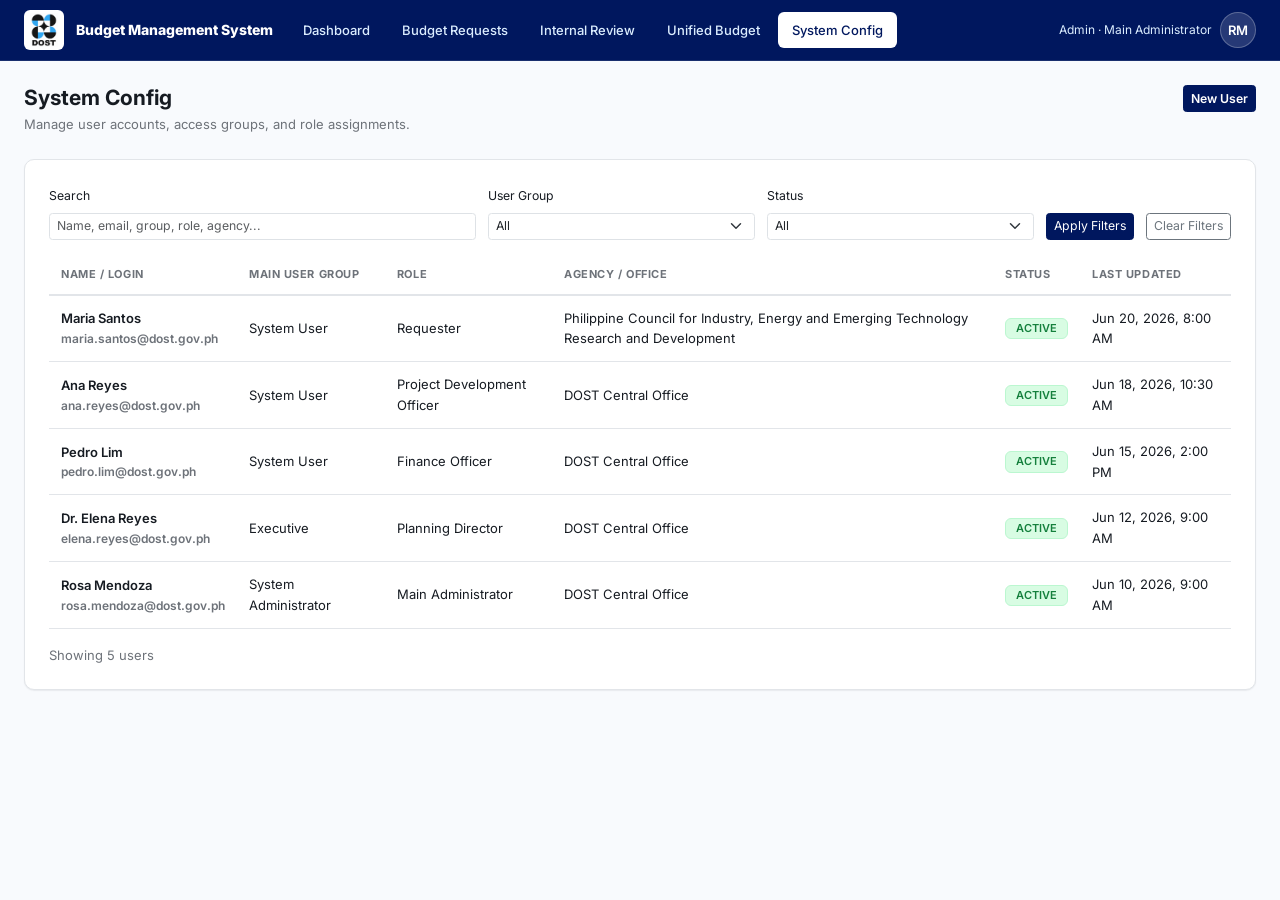
<file: system_config.html>
<!DOCTYPE html>
<html lang="en">
<head>
	<meta charset="UTF-8">
	<meta name="viewport" content="width=device-width, initial-scale=1.0">
	<title>System Config</title>
	<link rel="preconnect" href="https://fonts.googleapis.com">
	<link rel="preconnect" href="https://fonts.gstatic.com" crossorigin>
	<link href="https://fonts.googleapis.com/css2?family=Inter:wght@400;500;600;700;800&display=swap" rel="stylesheet">
	<link href="https://cdn.jsdelivr.net/npm/bootstrap@5.3.3/dist/css/bootstrap.min.css" rel="stylesheet">
	<link href="css/tokens.css" rel="stylesheet">
	<link href="css/shell.css" rel="stylesheet">
	<link href="css/prototype_list.css" rel="stylesheet">
	<link href="prototype_ui.css" rel="stylesheet">
	<style>
		.sc-user-email { display: block; font-size: 12px; color: var(--color-text-muted); }
		.sc-form-hint { font-size: 12px; color: var(--color-text-muted); }
		.sc-form-error { font-size: 12px; color: #b91c1c; margin-top: 4px; }
	</style>
</head>
<body>
	<div class="app-shell">
		<header class="app-header" aria-label="Application header">
			<div class="app-header__inner">
				<a href="budget_request_detail.html" class="app-header__brand">
					<img class="app-header__brand-mark" src="images/dost_logo.png" alt="DOST logo">
					<span>Budget Management System</span>
				</a>
				<nav class="app-header__nav" aria-label="Main navigation">
					<a class="app-header__link" href="dashboard.html">Dashboard</a>
					<a class="app-header__link" href="budget_request_detail.html">Budget Requests</a>
					<a class="app-header__link" href="internal_review.html">Internal Review</a>
					<a class="app-header__link" href="unified_budget_list.html">Unified Budget</a>
					<a class="app-header__link app-header__link--active" href="system_config.html">System Config</a>
				</nav>
				<div class="app-header__actions">
					<span class="app-header__user d-none d-md-inline">Admin · Main Administrator</span>
					<div class="app-header__avatar" aria-hidden="true">RM</div>
				</div>
			</div>
		</header>

		<main class="app-main" id="sc-app-root" aria-live="polite"></main>
	</div>

	<div class="modal fade" id="user-form-modal" tabindex="-1" aria-labelledby="user-form-modal-label" aria-hidden="true">
		<div class="modal-dialog modal-lg">
			<div class="modal-content">
				<div class="modal-header">
					<h5 class="modal-title" id="user-form-modal-label">New User</h5>
					<button type="button" class="btn-close" data-bs-dismiss="modal" aria-label="Close"></button>
				</div>
				<div class="modal-body" id="user-form-modal-body"></div>
				<div class="modal-footer">
					<button type="button" class="btn btn-outline-secondary" data-bs-dismiss="modal">Cancel</button>
					<button type="button" class="btn btn-primary" id="btn-save-user">Create User</button>
				</div>
			</div>
		</div>
	</div>

	<script src="https://cdn.jsdelivr.net/npm/bootstrap@5.3.3/dist/js/bootstrap.bundle.min.js"></script>
	<script src="prototype_ui.js"></script>
	<script src="js/data/users_data.js"></script>
	<script>
		/**
		*System Name: Budget Management System
		*Module Name: system_config
		*
		*Purpose of this file:
		*Prototype for system configuration — user account management.
		*
		*Author: none
		*
		*Copyright (C) 2026
		*by the Department of Science and Technology - Central Office
		*
		*All rights reserved.
		*/


		var state = {
			filters: { search: '', userGroup: '', status: '' },
			appliedFilters: { search: '', userGroup: '', status: '' },
			form: {
				fullName: '',
				loginId: '',
				mainUserGroup: '',
				role: '',
				agencyOffice: ''
			},
			formErrors: {}
		};

		var elAppRoot = document.getElementById('sc-app-root');
		var userFormModal = null;

		var escapeHtml = PrototypeUi.escapeHtml;

		function formatTimestamp(strIso)
		{
			return PrototypeUi.formatTimestamp(strIso, '—');
		}

		function getUserGroupLabel(strGroupId)
		{
			var objGroup = USER_GROUPS.find(function(g) { return g.id === strGroupId; });
			return objGroup ? objGroup.label : strGroupId;
		}

		function getRoleLabel(strRoleId)
		{
			var objRole = USER_ROLES.find(function(r) { return r.id === strRoleId; });
			return objRole ? objRole.label : strRoleId;
		}

		function getRolesForGroup(strGroupId)
		{
			return USER_ROLES.filter(function(objRole)
			{
				return objRole.groupId === strGroupId;
			});
		}

		function roleRequiresAgency(strRoleId)
		{
			var objRole = USER_ROLES.find(function(r) { return r.id === strRoleId; });
			return objRole ? objRole.requiresAgency === true : false;
		}

		function isValidLoginId(strLoginId)
		{
			var strTrimmed = String(strLoginId || '').trim();
			if (strTrimmed.length < 3 || strTrimmed.length > MAX_LOGIN_LENGTH)
			{
				return false;
			}
			return /^[A-Za-z0-9._@+-]+$/.test(strTrimmed);
		}

		function isValidFullName(strName)
		{
			var strTrimmed = String(strName || '').trim();
			if (strTrimmed.length < 2 || strTrimmed.length > MAX_NAME_LENGTH)
			{
				return false;
			}
			return /^[A-Za-z0-9 .,'-]+$/.test(strTrimmed);
		}

		function filterUsers()
		{
			var f = state.appliedFilters;
			var strSearch = String(f.search || '').trim().toLowerCase();
			return USERS_LIST.filter(function(objUser)
			{
				var blnSearch = !strSearch
					|| objUser.fullName.toLowerCase().indexOf(strSearch) >= 0
					|| objUser.loginId.toLowerCase().indexOf(strSearch) >= 0
					|| getUserGroupLabel(objUser.mainUserGroup).toLowerCase().indexOf(strSearch) >= 0
					|| getRoleLabel(objUser.role).toLowerCase().indexOf(strSearch) >= 0
					|| String(objUser.agencyOffice || '').toLowerCase().indexOf(strSearch) >= 0;
				var blnGroup = !f.userGroup || objUser.mainUserGroup === f.userGroup;
				var blnStatus = !f.status || objUser.status === f.status;
				return blnSearch && blnGroup && blnStatus;
			});
		}

		function renderUserForm()
		{
			var arrRoles = state.form.mainUserGroup ? getRolesForGroup(state.form.mainUserGroup) : [];
			var blnShowAgency = roleRequiresAgency(state.form.role);
			var strGroupOptions = '<option value="">Select user group</option>' + USER_GROUPS.map(function(objGroup)
			{
				var strSel = state.form.mainUserGroup === objGroup.id ? ' selected' : '';
				return '<option value="' + escapeHtml(objGroup.id) + '"' + strSel + '>' + escapeHtml(objGroup.label) + '</option>';
			}).join('');
			var strRoleOptions = '<option value="">Select role</option>' + arrRoles.map(function(objRole)
			{
				var strSel = state.form.role === objRole.id ? ' selected' : '';
				return '<option value="' + escapeHtml(objRole.id) + '"' + strSel + '>' + escapeHtml(objRole.label) + '</option>';
			}).join('');
			var strAgencyOptions = '<option value="">Select agency or office</option>' + AGENCY_OPTIONS.map(function(strAgency)
			{
				var strSel = state.form.agencyOffice === strAgency ? ' selected' : '';
				return '<option value="' + escapeHtml(strAgency) + '"' + strSel + '>' + escapeHtml(strAgency) + '</option>';
			}).join('');

			function renderFieldError(strKey)
			{
				if (!state.formErrors[strKey]) return '';
				return '<div class="sc-form-error">' + escapeHtml(state.formErrors[strKey]) + '</div>';
			}

			return '<p class="sc-form-hint mb-4">Required account information includes name, email/username, main user group, role, and associated agency or office where applicable.</p>' +
				'<div class="row g-3">' +
					'<div class="col-md-6">' +
						'<label class="form-label fw-semibold" for="user-full-name">Full Name <span class="text-danger">*</span></label>' +
						'<input type="text" class="form-control' + (state.formErrors.fullName ? ' is-invalid' : '') + '" id="user-full-name" maxlength="' + MAX_NAME_LENGTH + '" value="' + escapeHtml(state.form.fullName) + '">' +
						renderFieldError('fullName') +
					'</div>' +
					'<div class="col-md-6">' +
						'<label class="form-label fw-semibold" for="user-login-id">Email / Username <span class="text-danger">*</span></label>' +
						'<input type="text" class="form-control' + (state.formErrors.loginId ? ' is-invalid' : '') + '" id="user-login-id" maxlength="' + MAX_LOGIN_LENGTH + '" value="' + escapeHtml(state.form.loginId) + '" autocomplete="username">' +
						renderFieldError('loginId') +
					'</div>' +
					'<div class="col-md-6">' +
						'<label class="form-label fw-semibold" for="user-main-group">Main User Group <span class="text-danger">*</span></label>' +
						'<select class="form-select' + (state.formErrors.mainUserGroup ? ' is-invalid' : '') + '" id="user-main-group">' + strGroupOptions + '</select>' +
						renderFieldError('mainUserGroup') +
					'</div>' +
					'<div class="col-md-6">' +
						'<label class="form-label fw-semibold" for="user-role">Role <span class="text-danger">*</span></label>' +
						'<select class="form-select' + (state.formErrors.role ? ' is-invalid' : '') + '" id="user-role"' + (state.form.mainUserGroup ? '' : ' disabled') + '>' + strRoleOptions + '</select>' +
						renderFieldError('role') +
					'</div>' +
					(blnShowAgency ?
						'<div class="col-12">' +
							'<label class="form-label fw-semibold" for="user-agency-office">Associated Agency / Office <span class="text-danger">*</span></label>' +
							'<select class="form-select' + (state.formErrors.agencyOffice ? ' is-invalid' : '') + '" id="user-agency-office">' + strAgencyOptions + '</select>' +
							'<div class="sc-form-hint mt-1">Required for requester accounts.</div>' +
							renderFieldError('agencyOffice') +
						'</div>' : '') +
				'</div>';
		}

		function renderListPage()
		{
			var arrUsers = filterUsers();
			var strRows = arrUsers.map(function(objUser)
			{
				var strAgency = objUser.agencyOffice ? escapeHtml(objUser.agencyOffice) : '—';
				var strStatusClass = objUser.status === 'Active' ? 'status-badge--active' : 'status-badge--inactive';
				return '<tr>' +
					'<td class="fw-semibold">' + escapeHtml(objUser.fullName) + '<span class="sc-user-email">' + escapeHtml(objUser.loginId) + '</span></td>' +
					'<td>' + escapeHtml(getUserGroupLabel(objUser.mainUserGroup)) + '</td>' +
					'<td>' + escapeHtml(getRoleLabel(objUser.role)) + '</td>' +
					'<td>' + strAgency + '</td>' +
					'<td><span class="status-badge ' + strStatusClass + '">' + escapeHtml(objUser.status) + '</span></td>' +
					'<td>' + escapeHtml(formatTimestamp(objUser.lastUpdated)) + '</td>' +
				'</tr>';
			}).join('');

			if (!strRows)
			{
				strRows = '<tr><td colspan="6" class="text-center text-muted py-4">No users match the current filters.</td></tr>';
			}

			var strGroupFilter = '<option value="">All</option>' + USER_GROUPS.map(function(objGroup)
			{
				var strSel = state.filters.userGroup === objGroup.id ? ' selected' : '';
				return '<option value="' + escapeHtml(objGroup.id) + '"' + strSel + '>' + escapeHtml(objGroup.label) + '</option>';
			}).join('');

			elAppRoot.innerHTML =
				'<div class="br-list-page">' +
					'<header class="br-list-page__header">' +
						'<div>' +
							'<h1>System Config</h1>' +
							'<p>Manage user accounts, access groups, and role assignments.</p>' +
						'</div>' +
						'<button type="button" class="btn btn-primary btn-sm fw-semibold" id="btn-new-user">New User</button>' +
					'</header>' +
					'<div class="br-card">' +
						'<div class="br-filters br-filters--config">' +
							'<div><label class="form-label small" for="filter-search">Search</label><input type="search" class="form-control form-control-sm" id="filter-search" placeholder="Name, email, group, role, agency..." value="' + escapeHtml(state.filters.search) + '"></div>' +
							'<div><label class="form-label small" for="filter-group">User Group</label><select class="form-select form-select-sm" id="filter-group">' + strGroupFilter + '</select></div>' +
							'<div><label class="form-label small" for="filter-status">Status</label><select class="form-select form-select-sm" id="filter-status">' +
								'<option value="">All</option>' +
								'<option value="Active"' + (state.filters.status === 'Active' ? ' selected' : '') + '>Active</option>' +
								'<option value="Inactive"' + (state.filters.status === 'Inactive' ? ' selected' : '') + '>Inactive</option>' +
							'</select></div>' +
							'<div class="br-filter-actions">' +
								'<button type="button" class="btn btn-primary btn-sm" id="btn-apply-filters">Apply Filters</button>' +
								'<button type="button" class="btn btn-outline-secondary btn-sm" id="btn-clear-filters">Clear Filters</button>' +
							'</div>' +
						'</div>' +
						'<div class="br-table-wrap">' +
							'<table class="br-table">' +
								'<thead><tr>' +
									'<th>Name / Login</th>' +
									'<th>Main User Group</th>' +
									'<th>Role</th>' +
									'<th>Agency / Office</th>' +
									'<th>Status</th>' +
									'<th>Last Updated</th>' +
								'</tr></thead>' +
								'<tbody>' + strRows + '</tbody>' +
							'</table>' +
						'</div>' +
						'<div class="list-pagination">' +
							'<span>Showing ' + arrUsers.length + ' user' + (arrUsers.length === 1 ? '' : 's') + '</span>' +
						'</div>' +
					'</div>' +
				'</div>';
		}

		function resetUserForm()
		{
			state.form = {
				fullName: '',
				loginId: '',
				mainUserGroup: '',
				role: '',
				agencyOffice: ''
			};
			state.formErrors = {};
		}

		function openNewUserModal()
		{
			resetUserForm();
			document.getElementById('user-form-modal-label').textContent = 'New User';
			document.getElementById('user-form-modal-body').innerHTML = renderUserForm();
			bindUserFormEvents();
			userFormModal.show();
		}

		function syncUserFormFromDom()
		{
			var elName = document.getElementById('user-full-name');
			var elLogin = document.getElementById('user-login-id');
			var elGroup = document.getElementById('user-main-group');
			var elRole = document.getElementById('user-role');
			var elAgency = document.getElementById('user-agency-office');
			if (elName) state.form.fullName = elName.value;
			if (elLogin) state.form.loginId = elLogin.value;
			if (elGroup) state.form.mainUserGroup = elGroup.value;
			if (elRole) state.form.role = elRole.value;
			if (elAgency) state.form.agencyOffice = elAgency.value;
		}

		function validateUserForm()
		{
			syncUserFormFromDom();
			state.formErrors = {};
			var blnValid = true;

			if (!isValidFullName(state.form.fullName))
			{
				state.formErrors.fullName = 'Enter a valid full name (2–120 characters).';
				blnValid = false;
			}

			if (!isValidLoginId(state.form.loginId))
			{
				state.formErrors.loginId = 'Enter a valid email or username.';
				blnValid = false;
			}
			else if (USERS_LIST.some(function(u) { return u.loginId.toLowerCase() === state.form.loginId.trim().toLowerCase(); }))
			{
				state.formErrors.loginId = 'This email or username is already in use.';
				blnValid = false;
			}

			if (!state.form.mainUserGroup)
			{
				state.formErrors.mainUserGroup = 'Select a main user group.';
				blnValid = false;
			}

			if (!state.form.role)
			{
				state.formErrors.role = 'Select a role.';
				blnValid = false;
			}
			else
			{
				var arrAllowed = getRolesForGroup(state.form.mainUserGroup);
				if (!arrAllowed.some(function(r) { return r.id === state.form.role; }))
				{
					state.formErrors.role = 'Selected role is not valid for this user group.';
					blnValid = false;
				}
			}

			if (roleRequiresAgency(state.form.role))
			{
				if (!state.form.agencyOffice)
				{
					state.formErrors.agencyOffice = 'Select the associated agency or office.';
					blnValid = false;
				}
			}

			return blnValid;
		}

		function saveNewUser()
		{
			if (!validateUserForm())
			{
				document.getElementById('user-form-modal-body').innerHTML = renderUserForm();
				bindUserFormEvents();
				return;
			}

			var strAgency = roleRequiresAgency(state.form.role) ? state.form.agencyOffice : '';
			USERS_LIST.unshift({
				id: 'usr-' + Date.now(),
				fullName: state.form.fullName.trim(),
				loginId: state.form.loginId.trim(),
				mainUserGroup: state.form.mainUserGroup,
				role: state.form.role,
				agencyOffice: strAgency,
				status: 'Active',
				lastUpdated: new Date().toISOString()
			});

			userFormModal.hide();
			resetUserForm();
			renderListPage();
			bindListEvents();
			window.alert('User account created successfully.');
		}

		function bindUserFormEvents()
		{
			var elGroup = document.getElementById('user-main-group');
			if (elGroup)
			{
				elGroup.onchange = function()
				{
					syncUserFormFromDom();
					state.form.role = '';
					state.form.agencyOffice = '';
					document.getElementById('user-form-modal-body').innerHTML = renderUserForm();
					bindUserFormEvents();
				};
			}

			var elRole = document.getElementById('user-role');
			if (elRole)
			{
				elRole.onchange = function()
				{
					syncUserFormFromDom();
					if (!roleRequiresAgency(state.form.role))
					{
						state.form.agencyOffice = '';
					}
					document.getElementById('user-form-modal-body').innerHTML = renderUserForm();
					bindUserFormEvents();
				};
			}

			var elSave = document.getElementById('btn-save-user');
			if (elSave)
			{
				elSave.onclick = saveNewUser;
			}
		}

		function bindListEvents()
		{
			var elNew = document.getElementById('btn-new-user');
			if (elNew) elNew.onclick = openNewUserModal;

			var elSearch = document.getElementById('filter-search');
			if (elSearch)
			{
				elSearch.oninput = function() { state.filters.search = elSearch.value; };
			}

			var elGroup = document.getElementById('filter-group');
			if (elGroup)
			{
				elGroup.onchange = function() { state.filters.userGroup = elGroup.value; };
			}

			var elStatus = document.getElementById('filter-status');
			if (elStatus)
			{
				elStatus.onchange = function() { state.filters.status = elStatus.value; };
			}

			var elApply = document.getElementById('btn-apply-filters');
			if (elApply)
			{
				elApply.onclick = function()
				{
					state.appliedFilters = {
						search: state.filters.search,
						userGroup: state.filters.userGroup,
						status: state.filters.status
					};
					renderListPage();
					bindListEvents();
				};
			}

			var elClear = document.getElementById('btn-clear-filters');
			if (elClear)
			{
				elClear.onclick = function()
				{
					state.filters = { search: '', userGroup: '', status: '' };
					state.appliedFilters = { search: '', userGroup: '', status: '' };
					renderListPage();
					bindListEvents();
				};
			}
		}

		function initPage()
		{
			userFormModal = new bootstrap.Modal(document.getElementById('user-form-modal'));
			renderListPage();
			bindListEvents();
		}

		initPage();
	</script>
</body>
</html>
</file>
<file: css/tokens.css>
/**
*System Name: Budget Management System
*Module Name: prototype_tokens
*
*Purpose of this file:
*Shared design tokens (CSS custom properties) for HTML prototypes.
*
*Author: none
*
*Copyright (C) 2026
*by the Department of Science and Technology - Central Office
*
*All rights reserved.
*/

:root
{
	--brand-h: 252;
	--brand-c: 0.14;
	--brand-l: 0.24;
	--brand: oklch(var(--brand-l) var(--brand-c) var(--brand-h));
	--brand-600: oklch(0.32 0.13 var(--brand-h));
	--brand-100: oklch(0.94 0.035 var(--brand-h));
	--brand-50: oklch(0.975 0.015 var(--brand-h));
	--bg: oklch(0.985 0.004 255);
	--surface: oklch(1 0 0);
	--surface-2: oklch(0.975 0.005 255);
	--line: oklch(0.92 0.006 255);
	--line-2: oklch(0.88 0.008 255);
	--ink: oklch(0.22 0.015 255);
	--ink-2: oklch(0.38 0.014 255);
	--ink-3: oklch(0.55 0.012 255);
	--ok: oklch(0.54 0.14 155);
	--ok-bg: oklch(0.96 0.05 155);
	--warn: oklch(0.62 0.14 60);
	--warn-bg: oklch(0.965 0.05 75);
	--err: oklch(0.54 0.18 25);
	--err-bg: oklch(0.965 0.04 25);
	--info: oklch(0.48 0.13 250);
	--info-bg: oklch(0.96 0.03 250);
	--ps: oklch(0.48 0.13 265);
	--ps-bg: oklch(0.955 0.035 265);
	--mooe: oklch(0.62 0.14 60);
	--mooe-bg: oklch(0.965 0.05 75);
	--co: oklch(0.54 0.14 155);
	--co-bg: oklch(0.96 0.05 155);
	--radius: 6px;
	--radius-md: 6px;
	--radius-lg: 10px;
	--shadow-1: 0 1px 2px rgba(10, 14, 40, 0.04), 0 1px 1px rgba(10, 14, 40, 0.03);
	--shadow-2: 0 2px 8px rgba(10, 14, 40, 0.05), 0 1px 2px rgba(10, 14, 40, 0.04);
	--pad-card: 24px;
	--gap: 20px;
	--sidebar-w: 244px;
	--topbar-h: 60px;
	--font-sans: 'Inter', ui-sans-serif, system-ui, sans-serif;
	--color-primary: var(--brand);
	--color-primary-dark: var(--brand-600);
	--color-primary-hover: var(--brand-600);
	--color-primary-subtle: var(--brand-50);
	--color-sidebar-bg: var(--color-primary);
	--color-sidebar-text: var(--brand-100);
	--color-sidebar-text-active: var(--color-primary);
	--color-surface: var(--surface);
	--color-bg: var(--bg);
	--color-border: var(--line);
	--color-text-primary: var(--ink);
	--color-text-secondary: var(--ink-2);
	--color-text-muted: var(--ink-3);
	--space-2: 8px;
	--space-3: 12px;
	--space-4: 16px;
	--space-5: 20px;
	--space-6: 24px;
	--space-8: 32px;
	--transition-fast: 120ms ease;
	--transition-base: 200ms ease;
	--bs-primary: var(--color-primary);
	--bs-border-radius: var(--radius);
	--bs-font-sans-serif: var(--font-sans);
}
</file>
<file: css/shell.css>
/**
*System Name: Budget Management System
*Module Name: prototype_shell
*
*Purpose of this file:
*Shared app shell layout (header, main, cards) for HTML prototypes.
*
*Author: none
*
*Copyright (C) 2026
*by the Department of Science and Technology - Central Office
*
*All rights reserved.
*/

*, *::before, *::after
{
	box-sizing: border-box;
}

html
{
	font-size: 14px;
}

body
{
	margin: 0;
	font-family: var(--font-sans);
	background: var(--color-bg);
	color: var(--color-text-primary);
	line-height: 1.6;
	-webkit-font-smoothing: antialiased;
}

.btn-primary
{
	background-color: var(--color-primary) !important;
	border-color: var(--color-primary) !important;
}

.btn-primary:hover
{
	background-color: var(--color-primary-hover) !important;
	border-color: var(--color-primary-hover) !important;
}

.section-eyebrow
{
	font-size: 13px;
	color: var(--color-primary);
}

.nav-underline-active-brand
{
	color: var(--color-primary) !important;
	border-bottom-color: var(--color-primary) !important;
}

.app-shell
{
	display: flex;
	flex-direction: column;
	min-height: 100vh;
}

.app-header
{
	background: var(--color-sidebar-bg);
	color: var(--color-sidebar-text);
	border-bottom: 1px solid rgba(255, 255, 255, 0.1);
	position: sticky;
	top: 0;
	z-index: 50;
}

.app-header__inner
{
	display: flex;
	align-items: center;
	gap: var(--space-4);
	padding: 0 var(--space-6);
	min-height: var(--topbar-h);
}

.app-header__brand
{
	display: flex;
	align-items: center;
	gap: var(--space-3);
	flex-shrink: 0;
	text-decoration: none;
	color: #fff;
}

.app-header__brand-mark
{
	width: 40px;
	height: 40px;
	border-radius: var(--radius);
	background: #fff;
	padding: 3px;
	object-fit: contain;
	flex-shrink: 0;
}

.app-header__brand span
{
	font-weight: 800;
	font-size: 14px;
	line-height: 1.2;
	white-space: nowrap;
}

.app-header__nav
{
	display: flex;
	align-items: center;
	gap: 4px;
	flex: 1;
	min-width: 0;
	overflow-x: auto;
	scrollbar-width: thin;
}

.app-header__link
{
	display: inline-flex;
	align-items: center;
	padding: 8px 14px;
	border-radius: var(--radius);
	color: var(--color-sidebar-text);
	text-decoration: none;
	font-weight: 500;
	font-size: 13px;
	white-space: nowrap;
	flex-shrink: 0;
}

.app-header__link:hover
{
	background: rgba(255, 255, 255, 0.08);
	color: #fff;
}

.app-header__link--active
{
	background: var(--color-sidebar-active, #fff);
	color: var(--color-sidebar-text-active);
}

.app-header__actions
{
	display: flex;
	align-items: center;
	gap: var(--space-2);
	flex-shrink: 0;
	margin-left: auto;
}

.app-header__user
{
	color: var(--brand-100);
	font-size: 12px;
	white-space: nowrap;
}

.app-header__avatar
{
	width: 36px;
	height: 36px;
	border-radius: 50%;
	background: rgba(255, 255, 255, 0.15);
	color: #fff;
	display: flex;
	align-items: center;
	justify-content: center;
	font-weight: 600;
	font-size: 13px;
	border: 1px solid rgba(255, 255, 255, 0.25);
}

.app-main
{
	flex: 1;
	display: flex;
	flex-direction: column;
	min-width: 0;
}

.br-card
{
	background: var(--color-surface);
	border: 1px solid var(--color-border);
	border-radius: var(--radius-lg);
	box-shadow: var(--shadow-1);
	padding: var(--pad-card);
}

@media (max-width: 768px)
{
	.app-header__inner
	{
		flex-wrap: wrap;
		padding: var(--space-2) var(--space-4);
		min-height: auto;
	}

	.app-header__nav
	{
		order: 3;
		width: 100%;
		padding-bottom: var(--space-2);
	}

	.app-header__user
	{
		display: none;
	}
}
</file>
<file: css/prototype_list.css>
/**
*System Name: Budget Management System
*Module Name: prototype_list
*
*Purpose of this file:
*Shared list page layout, filters, tables, and pagination for prototype queue/list views.
*
*Author: none
*
*Copyright (C) 2026
*by the Department of Science and Technology - Central Office
*
*All rights reserved.
*/

.br-list-page,
.ir-page
{
	padding: var(--space-6);
	max-width: 1440px;
	margin: 0 auto;
	width: 100%;
}

.br-list-page__header
{
	display: flex;
	justify-content: space-between;
	align-items: flex-start;
	flex-wrap: wrap;
	gap: var(--space-4);
	margin-bottom: var(--space-6);
}

.br-list-page__header h1
{
	font-size: 1.5rem;
	font-weight: 700;
	margin: 0 0 4px;
}

.br-list-page__header p
{
	margin: 0;
	color: var(--color-text-muted);
	font-size: 13px;
}

.br-filters
{
	display: grid;
	grid-template-columns: 1.6fr repeat(3, minmax(160px, 1fr)) auto;
	gap: var(--space-3);
	align-items: end;
	margin-bottom: var(--space-4);
}

.br-filters--extended
{
	grid-template-columns: 1.4fr repeat(4, minmax(140px, 1fr)) auto;
}

.br-filters--config
{
	grid-template-columns: 1.6fr repeat(2, minmax(160px, 1fr)) auto;
}

.br-filter-actions
{
	display: flex;
	gap: var(--space-3);
	flex-wrap: wrap;
}

.list-pagination
{
	display: flex;
	justify-content: space-between;
	align-items: center;
	flex-wrap: wrap;
	gap: var(--space-3);
	margin-top: var(--space-4);
	font-size: 13px;
	color: var(--color-text-muted);
}

.ub-action-menu
{
	position: relative;
	display: inline-block;
}

.ub-action-menu__menu
{
	position: absolute;
	right: 0;
	top: calc(100% + 4px);
	min-width: 140px;
	background: var(--color-surface);
	border: 1px solid var(--color-border);
	border-radius: var(--radius);
	box-shadow: var(--shadow-1);
	padding: 4px 0;
	z-index: 20;
	display: none;
}

.ub-action-menu__menu--open
{
	display: block;
}

.ub-action-menu__item
{
	display: block;
	width: 100%;
	border: none;
	background: transparent;
	text-align: left;
	padding: 8px 14px;
	font-size: 13px;
	color: var(--color-text-primary);
	cursor: pointer;
}

.ub-action-menu__item:hover
{
	background: var(--color-primary-subtle);
}

.br-table-wrap,
.ir-table-wrap
{
	overflow-x: auto;
}

.br-table,
.ir-table
{
	width: 100%;
	border-collapse: collapse;
	font-size: 13px;
}

.br-table th,
.ir-table th
{
	text-align: left;
	font-size: 11px;
	text-transform: uppercase;
	letter-spacing: 0.05em;
	color: var(--color-text-muted);
	padding: 10px 12px;
	border-bottom: 2px solid var(--color-border);
	white-space: nowrap;
	user-select: none;
}

.br-table th.br-table__sortable,
.ir-table th.ir-table__sortable
{
	cursor: pointer;
}

.br-table th.br-table__sortable:hover,
.ir-table th.ir-table__sortable:hover
{
	color: var(--color-primary);
}

.br-table td,
.ir-table td
{
	padding: 12px;
	border-bottom: 1px solid var(--color-border);
	vertical-align: middle;
}

.br-table tbody tr:hover,
.ir-table tbody tr:hover
{
	background: var(--color-primary-subtle);
}

.br-table .text-end,
.ir-table .text-end
{
	text-align: right;
}

.status-badge
{
	border-radius: 6px;
	font-weight: 600;
	text-transform: uppercase;
	line-height: 1.2;
	display: inline-flex;
	align-items: center;
	padding: 3px 10px;
	font-size: 11px;
	white-space: nowrap;
}

.status-badge--draft { background: #f3f4f6; color: #4b5563; border: 1px solid #d1d5db; }
.status-badge--pending { background: var(--warn-bg, #fef3c7); color: #b45309; border: 1px solid #fde68a; }
.status-badge--submitted { background: #dbeafe; color: #1d4ed8; border: 1px solid #bfdbfe; }
.status-badge--returned { background: var(--err-bg, #fef2f2); color: #b91c1c; border: 1px solid #fecaca; }
.status-badge--validated { background: var(--ok-bg, #dcfce7); color: #15803d; border: 1px solid #bbf7d0; }
.status-badge--complete { background: var(--ok-bg, #dcfce7); color: #15803d; border: 1px solid #bbf7d0; }
.status-badge--incomplete { background: #f3f4f6; color: #6b7280; border: 1px solid #d1d5db; }
.status-badge--cancelled { background: #e2e8f0; color: #334155; border: 1px solid #cbd5e1; }
.status-badge--needs-review { background: var(--warn-bg); color: #b45309; border: 1px solid #fde68a; }
.status-badge--stage { background: var(--brand-50); color: var(--color-primary); border: 1px solid var(--brand-100); }
.status-badge--locked { background: #f3f4f6; color: #6b7280; border: 1px solid #d1d5db; }
.status-badge--active { background: var(--ok-bg, #dcfce7); color: #15803d; border: 1px solid #bbf7d0; }
.status-badge--inactive { background: #f3f4f6; color: #6b7280; border: 1px solid #d1d5db; }

@media (max-width: 992px)
{
	.br-filters,
	.br-filters--extended,
	.br-filters--config
	{
		grid-template-columns: 1fr 1fr;
	}

	.br-filter-actions
	{
		grid-column: 1 / -1;
		justify-content: flex-end;
	}
}

@media (max-width: 768px)
{
	.br-filters,
	.br-filters--extended,
	.br-filters--config
	{
		grid-template-columns: 1fr;
	}
}
</file>
<file: prototype_ui.css>
/**
*System Name: Budget Management System
*Module Name: prototype_ui
*
*Purpose of this file:
*Shared prototype button and icon styles for consistent UI across HTML prototypes.
*
*Author: none
*
*Copyright (C) 2026
*by the Department of Science and Technology - Central Office
*
*All rights reserved.
*/

.proto-btn {
	display: inline-flex;
	align-items: center;
	justify-content: center;
	gap: 6px;
	font-weight: 600;
	line-height: 1.2;
}

.proto-btn--primary {
	font-weight: 600;
	line-height: 1.2;
}

.proto-btn--outline-secondary {
	font-weight: 600;
	line-height: 1.2;
}

.btn-icon-danger {
	display: inline-flex;
	align-items: center;
	justify-content: center;
	width: 30px;
	height: 30px;
	padding: 0;
	border: 1px solid color-mix(in oklch, var(--err, oklch(0.54 0.18 25)) 40%, var(--line, oklch(0.92 0.006 255)));
	border-radius: var(--radius, 6px);
	background: var(--err-bg, oklch(0.965 0.04 25));
	color: var(--err, oklch(0.54 0.18 25));
	transition: background var(--transition-fast, 120ms ease), border-color var(--transition-fast, 120ms ease), color var(--transition-fast, 120ms ease);
}

.btn-icon-danger:hover,
.btn-icon-danger:focus-visible {
	background: color-mix(in oklch, var(--err, oklch(0.54 0.18 25)) 12%, var(--err-bg, oklch(0.965 0.04 25)));
	border-color: var(--err, oklch(0.54 0.18 25));
	color: color-mix(in oklch, var(--err, oklch(0.54 0.18 25)) 85%, black);
}

.btn-icon-danger .proto-icon--trash {
	display: block;
}

.btn-icon-edit {
	display: inline-flex;
	align-items: center;
	justify-content: center;
	width: 30px;
	height: 30px;
	padding: 0;
	border: 1px solid color-mix(in oklch, var(--brand, oklch(0.24 0.14 252)) 35%, var(--line, oklch(0.92 0.006 255)));
	border-radius: var(--radius, 6px);
	background: var(--brand-50, oklch(0.975 0.015 252));
	color: var(--brand, oklch(0.24 0.14 252));
	transition: background var(--transition-fast, 120ms ease), border-color var(--transition-fast, 120ms ease), color var(--transition-fast, 120ms ease);
}

.btn-icon-edit:hover,
.btn-icon-edit:focus-visible {
	background: color-mix(in oklch, var(--brand, oklch(0.24 0.14 252)) 10%, var(--brand-50, oklch(0.975 0.015 252)));
	border-color: var(--brand, oklch(0.24 0.14 252));
	color: color-mix(in oklch, var(--brand, oklch(0.24 0.14 252)) 85%, black);
}

.btn-icon-edit .proto-icon--pencil {
	display: block;
}

.project-navigator__add {
	margin-top: var(--space-3, 12px);
}

.project-nav-card__header {
	display: flex;
	align-items: flex-start;
	justify-content: space-between;
	gap: 8px;
}

.particular-detail-card__toolbar {
	display: flex;
	align-items: center;
	justify-content: space-between;
	gap: 8px;
	margin-bottom: var(--space-3, 12px);
}

.particular-detail-card__label {
	font-size: 12px;
	font-weight: 600;
	color: var(--color-text-secondary, oklch(0.38 0.014 255));
	text-transform: uppercase;
	letter-spacing: 0.04em;
}

.line-item-row__actions {
	display: inline-flex;
	align-items: center;
	gap: 6px;
	flex-shrink: 0;
}

.br-checklist__icon--complete {
	background: var(--ok-bg, oklch(0.96 0.05 155));
	color: var(--ok, oklch(0.54 0.14 155));
	border: 1px solid color-mix(in oklch, var(--ok, oklch(0.54 0.14 155)) 35%, var(--line, oklch(0.92 0.006 255)));
	border-radius: 50%;
}

.br-checklist__icon--complete .proto-icon--check {
	display: block;
}

.br-checklist__icon--pending {
	background: var(--err-bg, oklch(0.965 0.04 25));
	color: var(--err, oklch(0.54 0.18 25));
	border: 1px solid color-mix(in oklch, var(--err, oklch(0.54 0.18 25)) 35%, var(--line, oklch(0.92 0.006 255)));
	border-radius: var(--radius, 6px);
}

.br-checklist__icon--pending .proto-icon--trash {
	display: block;
}
</file>
